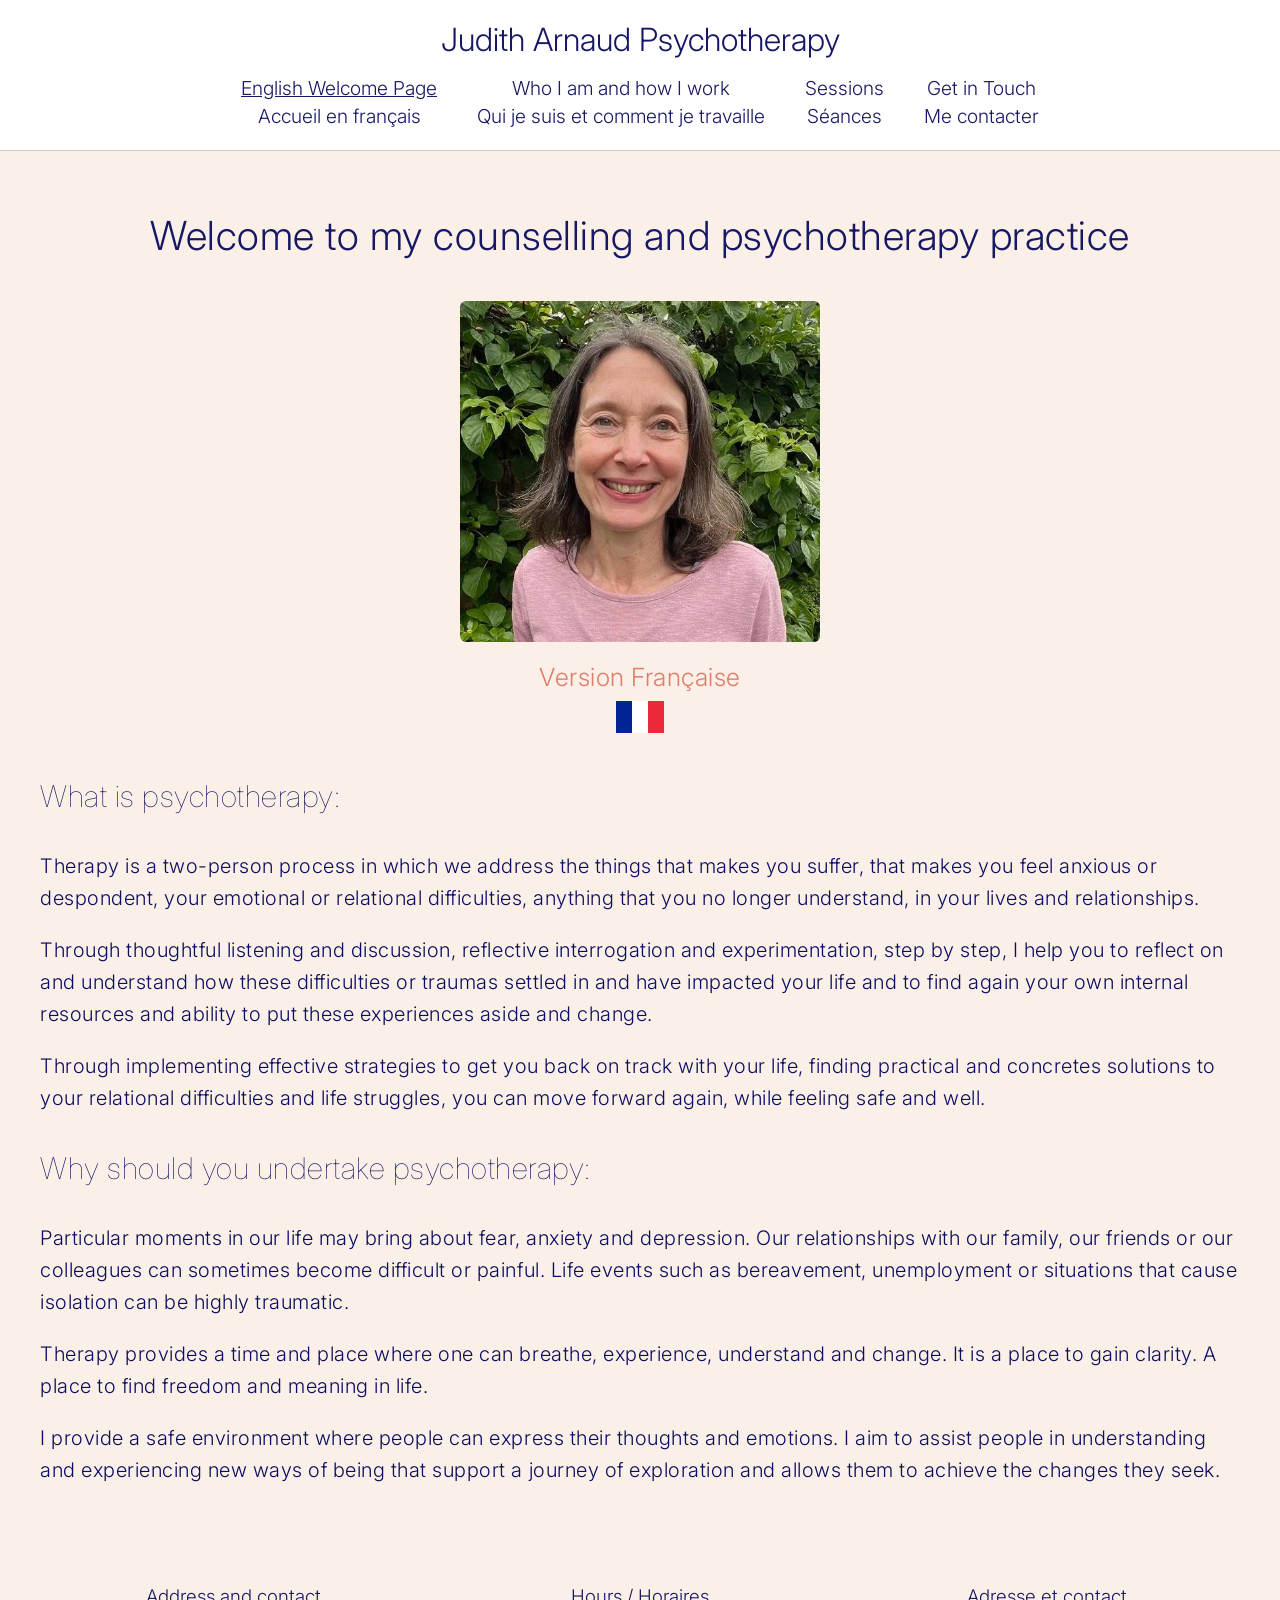
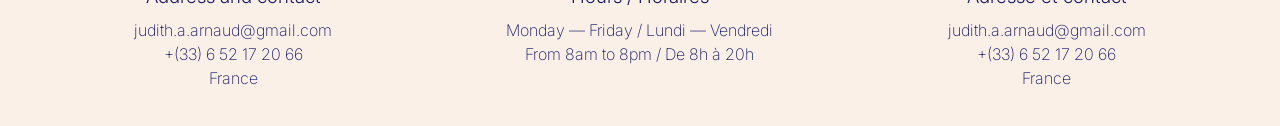
<file: index.html>
<!DOCTYPE html>
<html lang="en" translate="no">
  <head>
    <meta charset="utf-8" />
    <meta name="google" content="notranslate">
    <title>Redirecting…</title>
    <link rel="canonical" href="welcome.html" />
    <meta http-equiv="refresh" content="0; url=welcome.html" />
    <script>
      (function(){
        var target = 'welcome.html';
        if (location.pathname && /index\.html?$/.test(location.pathname)) {
          // stay relative at the same level
        }
        location.replace(target);
      })();
    </script>
  </head>
  <body>
    <p>If you are not redirected automatically, follow this <a href="welcome.html">link to the welcome page</a>.</p>
  </body>
</html>
</file>
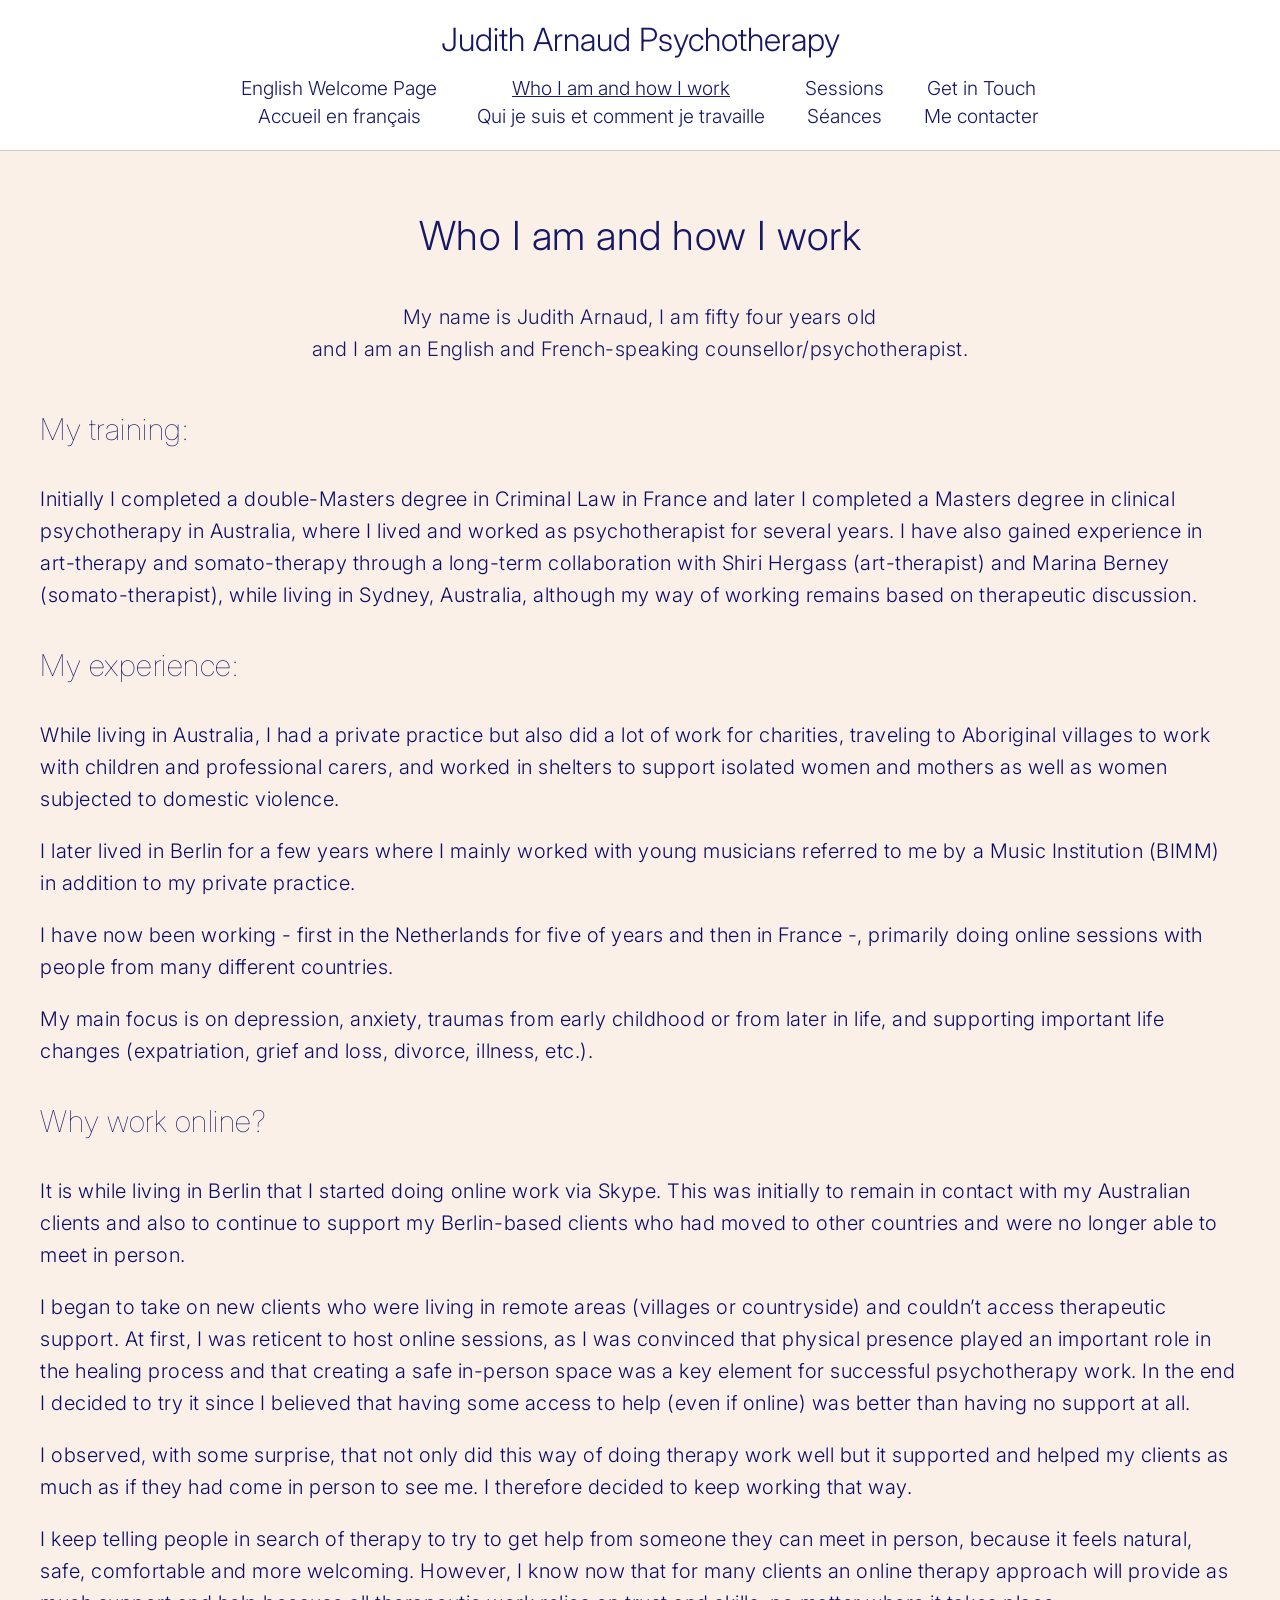
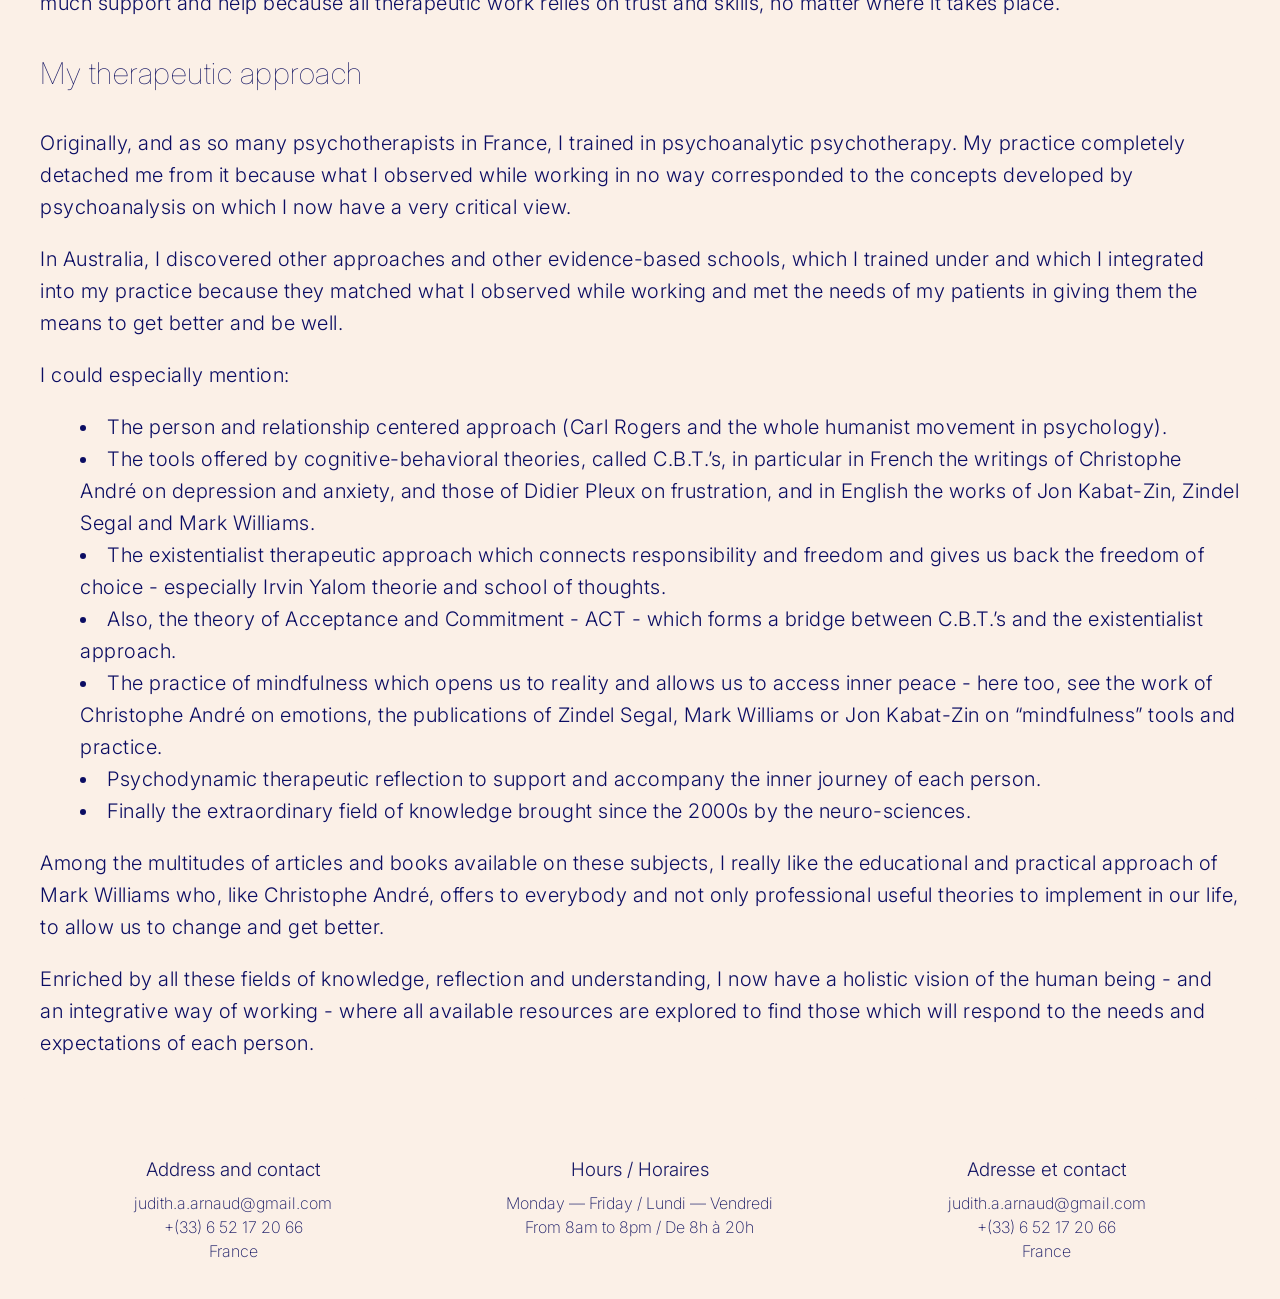
<file: about.html>
<!DOCTYPE html>
<html lang="en" translate="no">

<head>
  <meta charset="UTF-8">
  <meta name="google" content="notranslate">
  <title>About Judith Arnaud</title>
  <link rel="stylesheet" href="styles/site.css">
</head>

<body>
  <div id="site-header"></div>
  <script>
    (function(){
      const container = document.getElementById('site-header');
      fetch('header.html')
        .then(r => r.text())
        .then(html => {
          container.innerHTML = html;
          const path = location.pathname;
          let file = path.substring(path.lastIndexOf('/') + 1);
          if (!file) file = 'index.html';
          const links = container.querySelectorAll('nav a');
          links.forEach(a => {
            if (a.getAttribute('href') === file) a.classList.add('active');
          });
        });
    })();
  </script>

  <section>
    <h1>Who I am and how I work</h1>
    <h2>My name is Judith Arnaud, I am fifty four years old <br>and I am an English and French-speaking counsellor/psychotherapist.</h2>

    <h3>My training:</h3>
    <p>
      Initially I completed a double-Masters degree in Criminal Law in France and later I completed a Masters degree in
      clinical psychotherapy in Australia, where I lived and worked as psychotherapist for several years. I have also
      gained experience in art-therapy and somato-therapy through a long-term collaboration with Shiri Hergass
      (art-therapist) and Marina Berney (somato-therapist), while living in Sydney, Australia, although my way of
      working remains based on therapeutic discussion.
    </p>
    <h3>My experience:</h3>
    <p>
      While living in Australia, I had a private practice but also did a lot of work for charities, traveling to
      Aboriginal villages to work with children and professional carers, and worked in shelters to support isolated
      women and mothers as well as women subjected to domestic violence.
    </p>
    <p>
      I later lived in Berlin for a few years where I mainly worked with young musicians referred to me by a Music
      Institution (BIMM) in addition to my private practice.
    </p>
    <p>
      I have now been working - first in the Netherlands for five of years and then in France -, primarily doing online
      sessions with people from many different countries.
    </p>
    <p>
      My main focus is on depression, anxiety, traumas from early childhood or from later in life, and supporting
      important life changes (expatriation, grief and loss, divorce, illness, etc.).
    </p>
    <h3>Why work online?</h3>
    <p>
      It is while living in Berlin that I started doing online work via Skype. This was initially to remain in contact
      with my Australian clients and also to continue to support my Berlin-based clients who had moved to other
      countries and were no longer able to meet in person.
    </p>
    <p>
      I began to take on new clients who were living in remote areas (villages or countryside) and couldn’t access
      therapeutic support. At first, I was reticent to host online sessions, as I was convinced that physical presence
      played an important role in the healing process and that creating a safe in-person space was a key element for
      successful psychotherapy work. In the end I decided to try it since I believed that having some access to help
      (even if online) was better than having no support at all.
    </p>
    <p>
      I observed, with some surprise, that not only did this way of doing therapy work well but it supported and helped
      my clients as much as if they had come in person to see me. I therefore decided to keep working that way.
    </p>
    <p>
      I keep telling people in search of therapy to try to get help from someone they can meet in person, because it
      feels natural, safe, comfortable and more welcoming. However, I know now that for many clients an online therapy
      approach will provide as much support and help because all therapeutic work relies on trust and skills, no matter
      where it takes place.
    </p>
    <h3>My therapeutic approach</h3>
    <p>
      Originally, and as so many psychotherapists in France, I trained in psychoanalytic psychotherapy. My practice
      completely detached me from it because what I observed while working in no way corresponded to the concepts
      developed by psychoanalysis on which I now have a very critical view.
    </p>
    <p>
      In Australia, I discovered other approaches and other evidence-based schools, which I trained under and which I
      integrated into my practice because they matched what I observed while working and met the needs of my patients in
      giving them the means to get better and be well.
    </p>
    <p>I could especially mention:</p>
    <ul>
      <li>The person and relationship centered approach (Carl Rogers and the whole humanist movement in psychology).
      </li>
      <li>The tools offered by cognitive-behavioral theories, called C.B.T.’s, in particular in French the writings of
        Christophe André on depression and anxiety, and those of Didier Pleux on frustration, and in English the works
        of Jon Kabat-Zin, Zindel Segal and Mark Williams.</li>
      <li>The existentialist therapeutic approach which connects responsibility and freedom and gives us back the
        freedom of choice - especially Irvin Yalom theorie and school of thoughts.</li>
      <li>Also, the theory of Acceptance and Commitment - ACT - which forms a bridge between C.B.T.’s and the
        existentialist approach.</li>
      <li>The practice of mindfulness which opens us to reality and allows us to access inner peace - here too, see the
        work of Christophe André on emotions, the publications of Zindel Segal, Mark Williams or Jon Kabat-Zin on
        “mindfulness” tools and practice.</li>
      <li>Psychodynamic therapeutic reflection to support and accompany the inner journey of each person.</li>
      <li>Finally the extraordinary field of knowledge brought since the 2000s by the neuro-sciences.</li>
    </ul>
    <p>Among the multitudes of articles and books available on these subjects, I really like the educational and
      practical approach of Mark Williams who, like Christophe André, offers to everybody and not only professional
      useful theories to implement in our life, to allow us to change and get better.
    </p>
    <p>Enriched by all these fields of knowledge, reflection and understanding, I now have a holistic vision of the
      human
      being - and an integrative way of working - where all available resources are explored to find those which will
      respond to the needs and expectations of each person.</p>
  </section>
</body>

<div id="footer"></div>
<script>
  fetch("footer.html")
    .then(r => r.text())
    .then(html => document.getElementById("footer").innerHTML = html);
  </script>

</html>
</file>
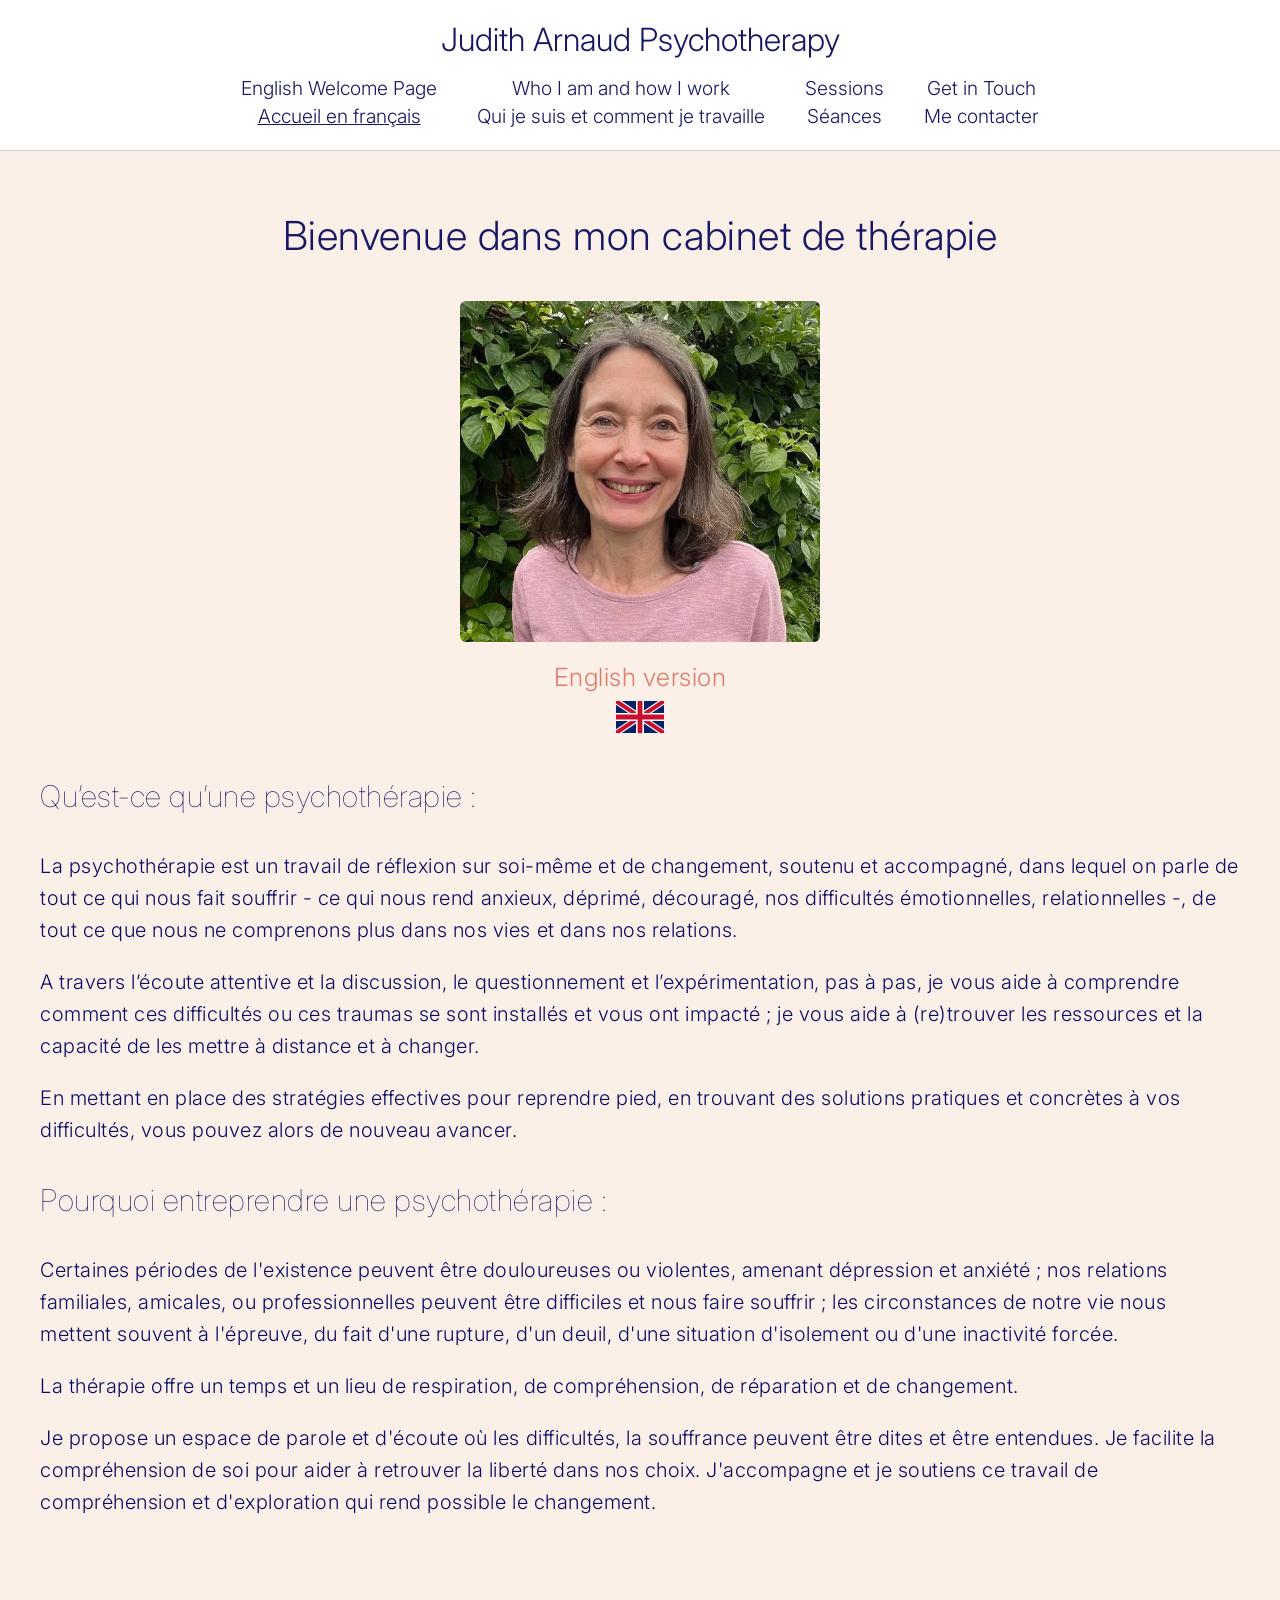
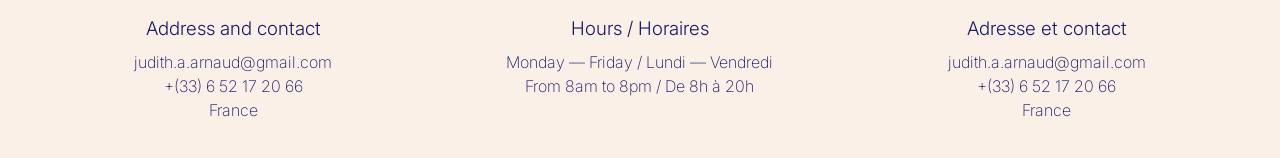
<file: bienvenue.html>
<!DOCTYPE html>
<html lang="fr" translate="no">
<head>
  <meta charset="UTF-8">
  <meta name="google" content="notranslate">
  <title>Bienvenue - Judith Arnaud thérapie</title>
  <link rel="stylesheet" href="styles/site.css">
</head>

<body>
  <div id="site-header"></div>
  <script>
    (function(){
      const container = document.getElementById('site-header');
      fetch('header.html')
        .then(r => r.text())
        .then(html => {
          container.innerHTML = html;
          const links = container.querySelectorAll('nav a');
          links.forEach(a => { if (a.getAttribute('href') === 'bienvenue.html') a.classList.add('active'); });
        });
    })();
  </script>


  <section>
    <h1>Bienvenue dans mon cabinet de thérapie</h1>

    <figure style="max-width: 360px; margin: 0 auto 1em auto;">
      <img src="images/judith.jpeg" alt="Judith Arnaud" style="width:100%; height:auto; display:block; border-radius:6px; object-fit:cover;">
    </figure>

    <div style="text-align:center; margin: 12px 0 24px;">
      <a href="welcome.html" style="color:#E07C6C; text-decoration:none; font-size:1.25em; display:inline-block;">
        English version
        <div style="margin-top:8px; display:flex; justify-content:center;">
          <svg width="48" height="32" viewBox="0 0 60 40" aria-label="UK flag" role="img" style="display:block;">
            <rect width="60" height="40" fill="#012169"/>
            <path d="M0 0 L60 40 M60 0 L0 40" stroke="#FFFFFF" stroke-width="8"/>
            <path d="M0 0 L60 40 M60 0 L0 40" stroke="#C8102E" stroke-width="5"/>
            <path d="M25 0 h10 v40 h-10z M0 15 h60 v10 H0z" fill="#FFFFFF"/>
            <path d="M27 0 h6 v40 h-6z M0 17 h60 v6 H0z" fill="#C8102E"/>
          </svg>
        </div>
      </a>
    </div>

    <h3>Qu’est-ce qu’une psychothérapie :</h3>

    <p>
    La psychothérapie est un travail de réflexion sur soi-même et de changement, soutenu et accompagné, dans lequel on parle de tout ce qui nous fait souffrir - ce qui nous rend anxieux, déprimé, découragé, nos difficultés émotionnelles, relationnelles -, de tout ce que nous ne comprenons plus dans nos vies et dans nos relations.
    </p>
    <p>
    A travers l’écoute attentive et la discussion, le questionnement et l’expérimentation, pas à pas, je vous aide à comprendre comment ces difficultés ou ces traumas se sont installés et vous ont impacté ; je vous aide à (re)trouver les ressources et la capacité de les mettre à distance et à changer.
    </p>
    <p>
    En mettant en place des stratégies effectives pour reprendre pied, en trouvant des solutions pratiques et concrètes à vos difficultés, vous pouvez alors de nouveau avancer.
    </p>

    <h3>Pourquoi entreprendre une psychothérapie :</h3>

    <p>
    Certaines périodes de l'existence peuvent être douloureuses ou violentes, amenant dépression et anxiété ; nos relations familiales, amicales, ou professionnelles peuvent être difficiles et nous faire souffrir ; les circonstances de notre vie nous mettent souvent à l'épreuve, du fait d'une rupture, d'un deuil, d'une situation d'isolement ou d'une inactivité forcée.
    </p>
    <p>
    La thérapie offre un temps et un lieu de respiration, de compréhension, de réparation et de changement.
    </p>
    <p>
    Je propose un espace de parole et d'écoute où les difficultés, la souffrance peuvent être dites et être entendues. Je facilite la compréhension de soi pour aider à retrouver la liberté dans nos choix. J'accompagne et je soutiens ce travail de compréhension et d'exploration qui rend possible le changement.
    </p>
  </section>

</body>

<div id="footer"></div>
<script>
  fetch("footer.html")
    .then(r => r.text())
    .then(html => document.getElementById("footer").innerHTML = html);
</script>

</html>
</file>
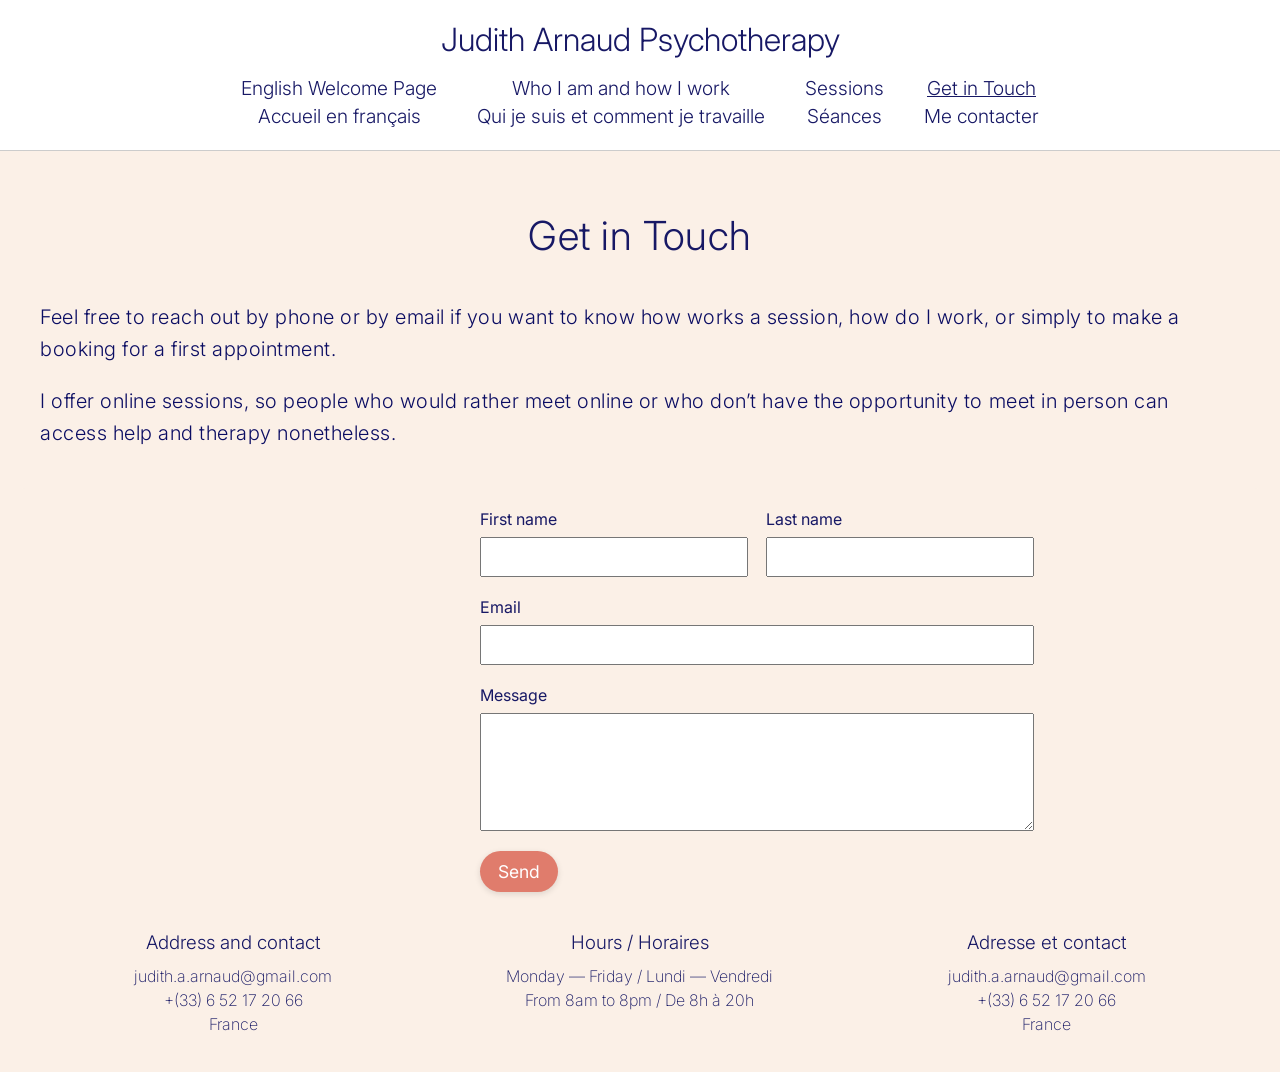
<file: contact.html>
<!DOCTYPE html>
<html lang="en" translate="no">

<head>
  <meta charset="UTF-8">
  <meta name="google" content="notranslate">
  <title>About Judith Arnaud</title>
  <link rel="stylesheet" href="styles/site.css">

</head>

<body>
  <div id="site-header"></div>
  <script>
    (function(){
      const container = document.getElementById('site-header');
      fetch('header.html')
        .then(r => r.text())
        .then(html => {
          container.innerHTML = html;
          const path = location.pathname;
          let file = path.substring(path.lastIndexOf('/') + 1);
          if (!file) file = 'index.html';
          const links = container.querySelectorAll('nav a');
          links.forEach(a => {
            if (a.getAttribute('href') === file) a.classList.add('active');
          });
        });
    })();
  </script>
  
  <section>
    <h1>Get in Touch</h1>
    <p>
      Feel free to reach out by phone or by email if you want to know how works a session, how do I work, or simply to make a booking for a first appointment.
    </p>
    <p>
      I offer online sessions, so people who would rather meet online or who don’t have the opportunity to meet in person can access help and therapy nonetheless.
    </p>
  </section>
  <main class="wrap">
    <form id="contactForm" action="https://formsubmit.co/ajax/judith.a.arnaud@gmail.com" method="POST" accept-charset="UTF-8">
      <!-- FormSubmit configuration -->
      <input type="hidden" name="_subject" value="New contact form message from judith-arnaud-online">
      <input type="hidden" name="_template" value="table">
      <!-- Honeypot field for bots -->
      <input type="text" name="_honey" style="display:none" tabindex="-1" autocomplete="off">
      <div class="form-grid">
        <div class="field">
          <label for="firstName">First name</label>
          <input type="text" id="firstName" name="first_name" required>
        </div>
        <div class="field">
          <label for="lastName">Last name</label>
          <input type="text" id="lastName" name="last_name" required>
        </div>
        <div class="field span-2">
          <label for="email">Email</label>
          <input type="email" id="email" name="email" required>
        </div>
        <div class="field span-2">
          <label for="message">Message</label>
          <textarea id="message" name="message" rows="5" required></textarea>
        </div>
      </div>

      <button type="submit" id="contactSubmit">Send</button>
      <p id="form-status">Thank you. Your message has been sent.</p>
    </form>
  </main>
  <!-- On first submission, FormSubmit will email a confirmation to activate sending -->
  <script>
    (function() {
      const form = document.getElementById('contactForm');
      const button = document.getElementById('contactSubmit');
      const status = document.getElementById('form-status');

      form.addEventListener('submit', async function(e) {
        e.preventDefault();
        status.style.display = 'none';
        const originalText = button.textContent;
        button.disabled = true;
        button.textContent = 'Sending…';

        try {
          const formData = new FormData(form);
          const res = await fetch(form.action, {
            method: 'POST',
            headers: { 'Accept': 'application/json' },
            body: formData
          });
          if (!res.ok) throw new Error('Network response was not ok');
          // Success
          form.reset();
          status.textContent = 'Thank you. Your message has been sent.';
          status.style.color = '#2e7d32';
          status.style.display = 'block';
        } catch (err) {
          status.textContent = 'Sorry, there was a problem sending your message. Please try again later or email directly: judith.a.arnaud@gmail.com';
          status.style.color = '#c62828';
          status.style.display = 'block';
        } finally {
          button.disabled = false;
          button.textContent = originalText;
        }
      });
    })();
  </script>
</body>

<div id="footer"></div>
<script>
  fetch("footer.html")
    .then(r => r.text())
    .then(html => document.getElementById("footer").innerHTML = html);
</script>

</html>
</file>
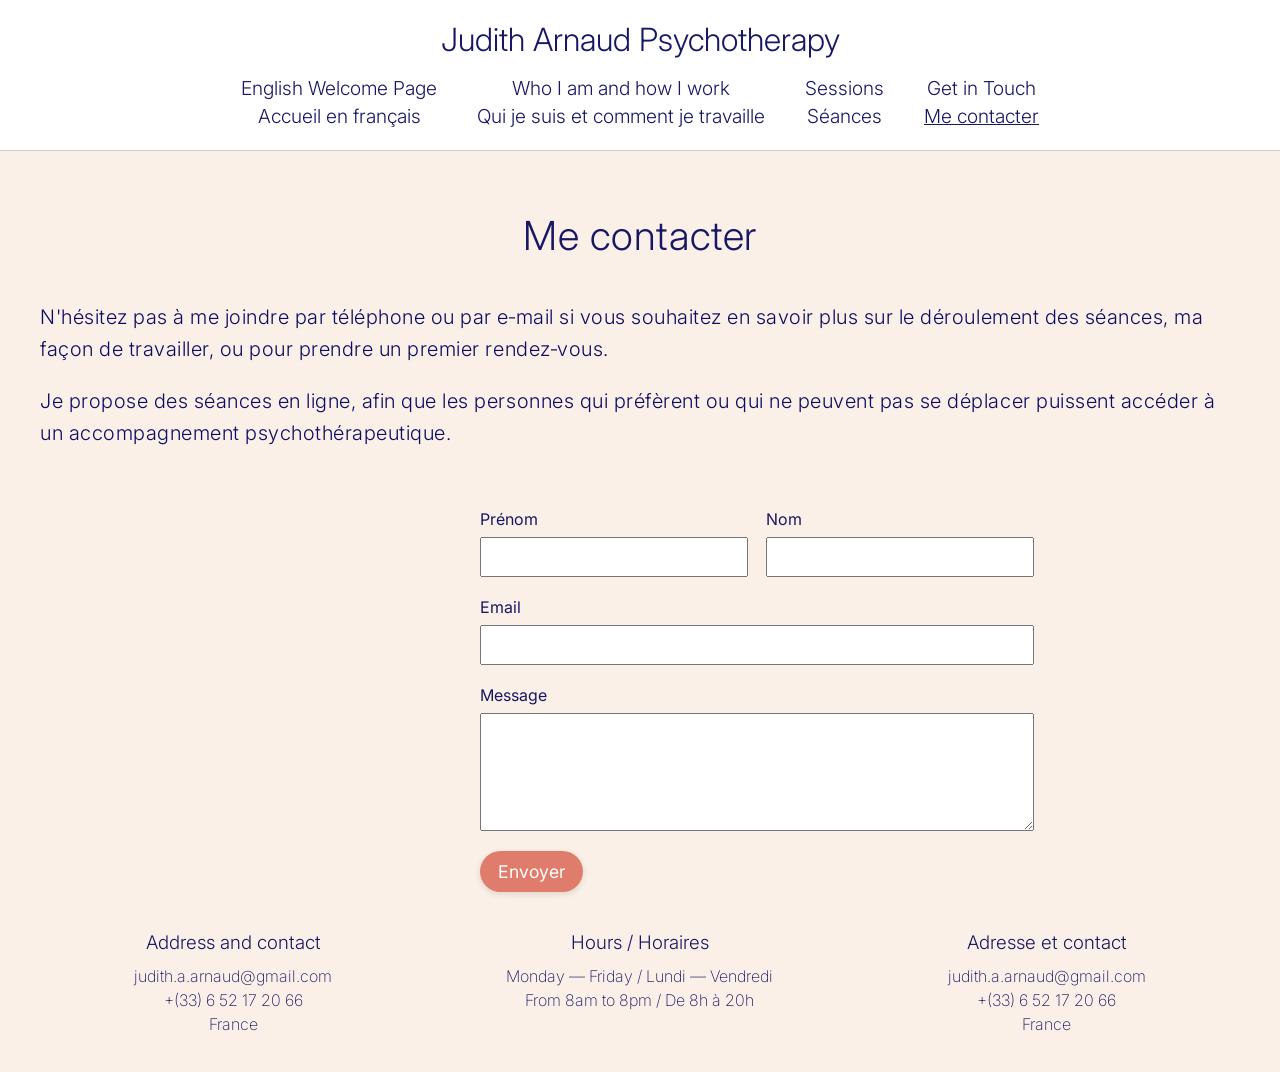
<file: me-contacter.html>
<!DOCTYPE html>
<html lang="fr" translate="no">
<head>
  <meta charset="UTF-8">
  <meta name="google" content="notranslate">
  <title>Me contacter</title>
  <link rel="stylesheet" href="styles/site.css">
</head>

<body>
  <div id="site-header"></div>
  <script>
    (function(){
      const container = document.getElementById('site-header');
      fetch('header.html')
        .then(r => r.text())
        .then(html => {
          container.innerHTML = html;
          const links = container.querySelectorAll('nav a');
          links.forEach(a => { if (a.getAttribute('href') === 'me-contacter.html') a.classList.add('active'); });
        });
    })();
  </script>

  <section>
    <h1>Me contacter</h1>
    <p>
      N'hésitez pas à me joindre par téléphone ou par e‑mail si vous souhaitez en savoir plus sur le déroulement des
      séances, ma façon de travailler, ou pour prendre un premier rendez‑vous.
    </p>
    <p>
      Je propose des séances en ligne, afin que les personnes qui préfèrent ou qui ne peuvent pas se déplacer puissent
      accéder à un accompagnement psychothérapeutique.
    </p>
  </section>

  <main class="wrap">
    <form id="contactForm" action="https://formsubmit.co/ajax/judith.a.arnaud@gmail.com" method="POST" accept-charset="UTF-8">
      <!-- Configuration FormSubmit -->
      <input type="hidden" name="_subject" value="Nouveau message (site FR)">
      <input type="hidden" name="_template" value="table">
      <!-- Champ anti‑robot (honeypot) -->
      <input type="text" name="_honey" style="display:none" tabindex="-1" autocomplete="off">
      <div class="form-grid">
        <div class="field">
          <label for="prenom">Prénom</label>
          <input type="text" id="prenom" name="prenom" required>
        </div>
        <div class="field">
          <label for="nom">Nom</label>
          <input type="text" id="nom" name="nom" required>
        </div>
        <div class="field span-2">
          <label for="email">Email</label>
          <input type="email" id="email" name="email" required>
        </div>
        <div class="field span-2">
          <label for="message">Message</label>
          <textarea id="message" name="message" rows="5" required></textarea>
        </div>
      </div>

      <button type="submit" id="contactSubmit">Envoyer</button>
      <p id="form-status"></p>
    </form>
  </main>

  <script>
    (function() {
      const form = document.getElementById('contactForm');
      const button = document.getElementById('contactSubmit');
      const status = document.getElementById('form-status');

      form.addEventListener('submit', async function(e) {
        e.preventDefault();
        status.style.display = 'none';
        const originalText = button.textContent;
        button.disabled = true;
        button.textContent = 'Envoi…';

        try {
          const formData = new FormData(form);
          const res = await fetch(form.action, {
            method: 'POST',
            headers: { 'Accept': 'application/json' },
            body: formData
          });
          if (!res.ok) throw new Error('Network response was not ok');
          form.reset();
          status.textContent = 'Merci. Votre message a été envoyé.';
          status.style.color = '#2e7d32';
          status.style.display = 'block';
        } catch (err) {
          status.textContent = "Désolé, l'envoi a échoué. Réessayez plus tard ou écrivez directement : judith.a.arnaud@gmail.com";
          status.style.color = '#c62828';
          status.style.display = 'block';
        } finally {
          button.disabled = false;
          button.textContent = originalText;
        }
      });
    })();
  </script>

</body>

<div id="footer"></div>
<script>
  fetch("footer.html")
    .then(r => r.text())
    .then(html => document.getElementById("footer").innerHTML = html);
</script>

</html>
</file>
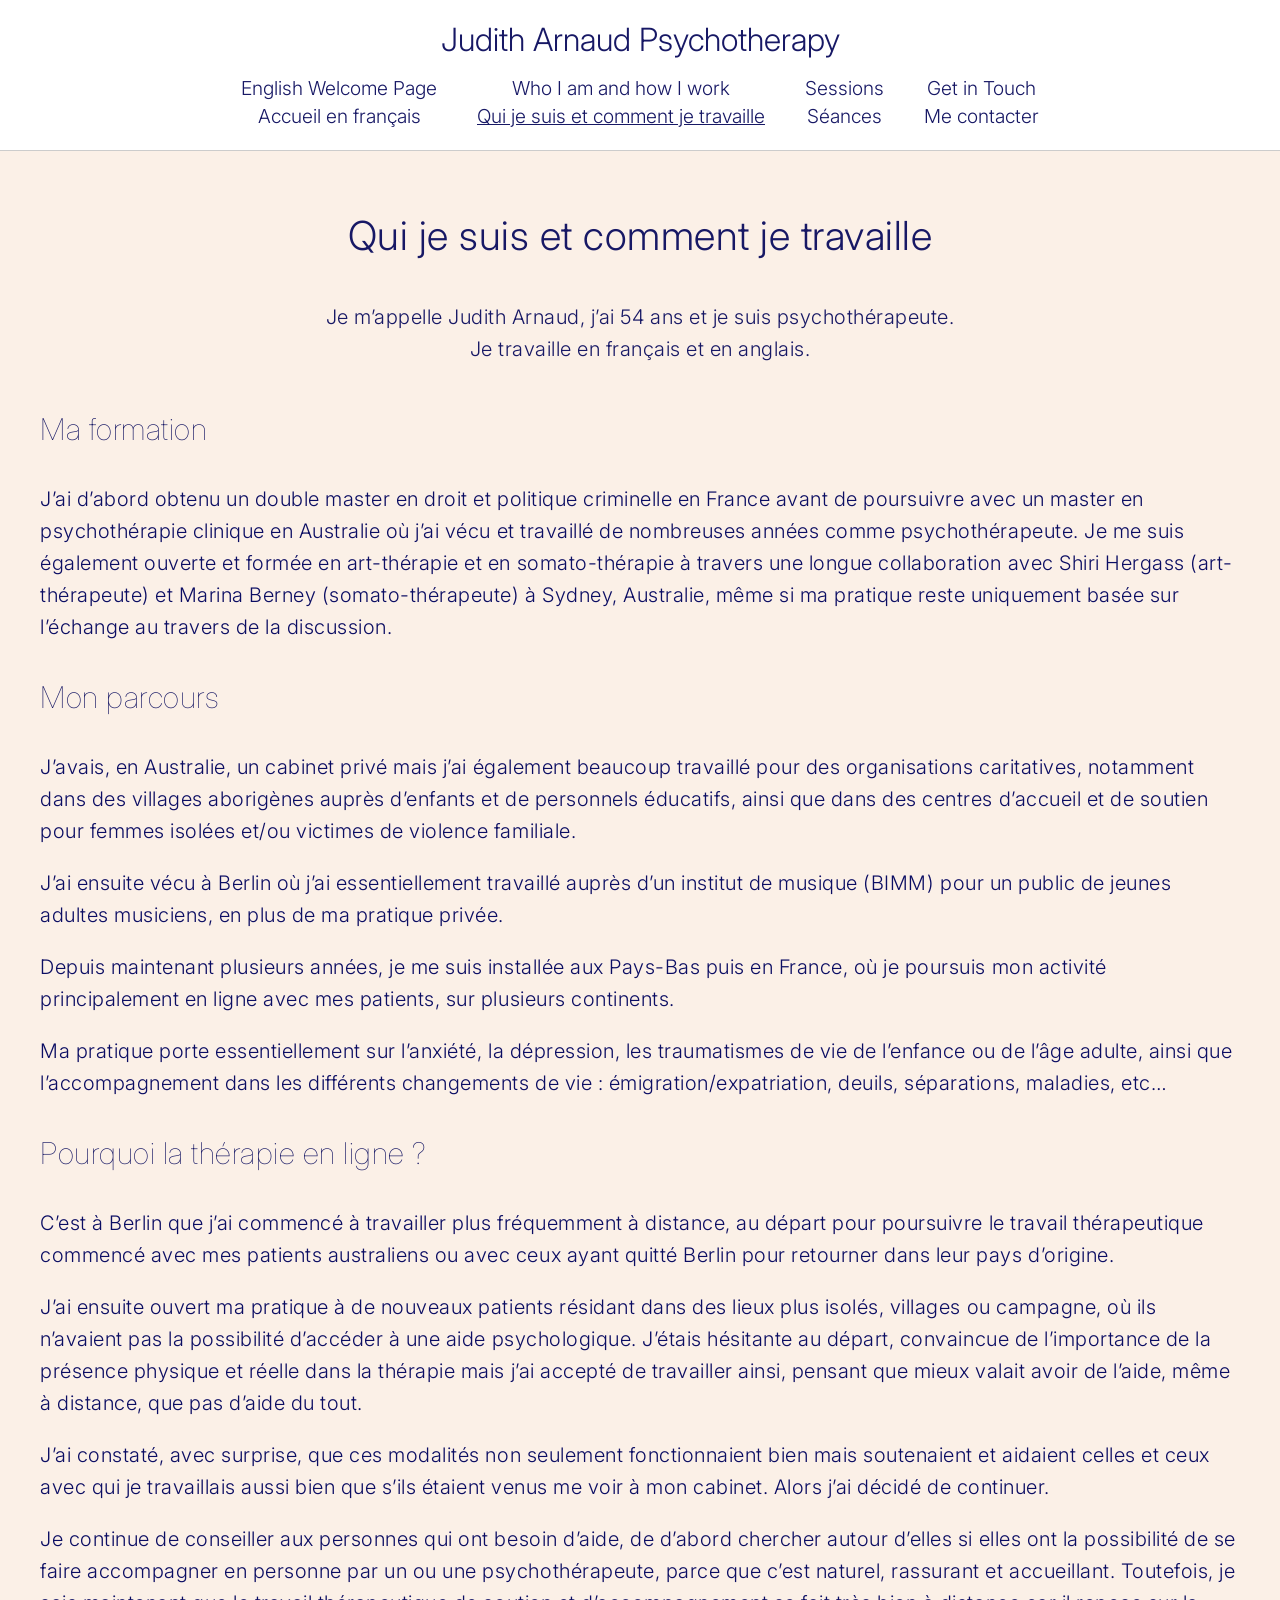
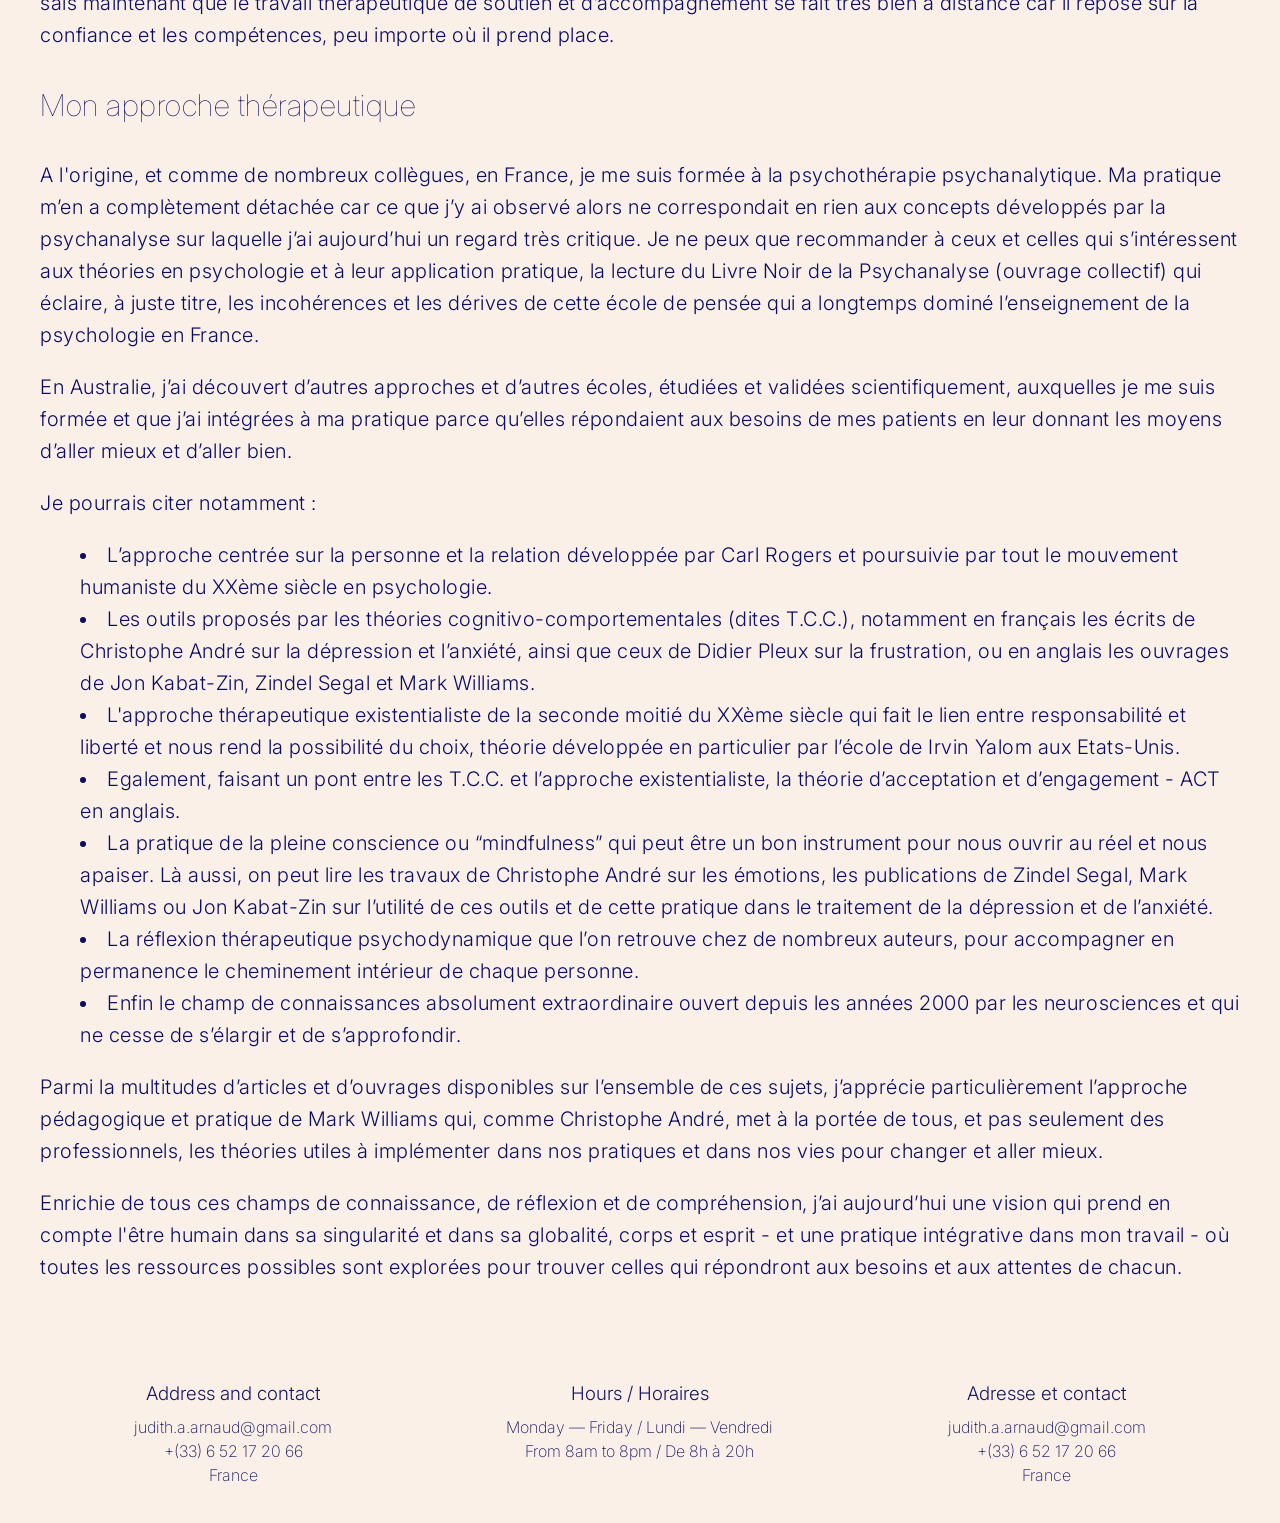
<file: qui-suis-je.html>
<!DOCTYPE html>
<html lang="fr" translate="no">

<head>
  <meta charset="UTF-8">
  <meta name="google" content="notranslate">
  <title>Qui je suis et comment je travaille</title>
  <link rel="stylesheet" href="styles/site.css">
</head>

<body>
  <div id="site-header"></div>
  <script>
    (function () {
      const container = document.getElementById('site-header');
      fetch('header.html')
        .then(r => r.text())
        .then(html => {
          container.innerHTML = html;
          const links = container.querySelectorAll('nav a');
          links.forEach(a => { if (a.getAttribute('href') === 'qui-suis-je.html') a.classList.add('active'); });
        });
    })();
  </script>


  <section>
    <h1>Qui je suis et comment je travaille</h1>
    <h2 class="centered">Je m’appelle Judith Arnaud, j’ai 54 ans et je suis psychothérapeute.<br> Je travaille en français et en anglais.
    </h2>

    <h3>Ma formation</h3>
    <p>J’ai d’abord obtenu un double master en droit et politique criminelle en France avant de poursuivre avec un
      master en psychothérapie clinique en Australie où j’ai vécu et travaillé de nombreuses années comme
      psychothérapeute. Je me suis également ouverte et formée en art-thérapie et en somato-thérapie à travers une
      longue collaboration avec Shiri Hergass (art-thérapeute) et Marina Berney (somato-thérapeute) à Sydney, Australie,
      même si ma pratique reste uniquement basée sur l’échange au travers de la discussion.</p>

    <h3>Mon parcours</h3>

    <p>J’avais, en Australie, un cabinet privé mais j’ai également beaucoup travaillé pour des organisations
      caritatives,
      notamment dans des villages aborigènes auprès d’enfants et de personnels éducatifs, ainsi que dans des centres
      d’accueil et de soutien pour femmes isolées et/ou victimes de violence familiale.</p>

    <p>J’ai ensuite vécu à Berlin où j’ai essentiellement travaillé auprès d’un institut de musique (BIMM) pour un
      public
      de jeunes adultes musiciens, en plus de ma pratique privée.</p>

    <p>Depuis maintenant plusieurs années, je me suis installée aux Pays-Bas puis en France, où je poursuis mon activité
      principalement en ligne avec mes patients, sur plusieurs continents.</p>

    <p>Ma pratique porte essentiellement sur l’anxiété, la dépression, les traumatismes de vie de l’enfance ou de l’âge
      adulte, ainsi que l’accompagnement dans les différents changements de vie : émigration/expatriation, deuils,
      séparations, maladies, etc…</p>

    <h3>Pourquoi la thérapie en ligne ?</h3>

    <p>C’est à Berlin que j’ai commencé à travailler plus fréquemment à distance, au départ pour poursuivre le travail
      thérapeutique commencé avec mes patients australiens ou avec ceux ayant quitté Berlin pour retourner dans leur
      pays
      d’origine.</p>

    <p>J’ai ensuite ouvert ma pratique à de nouveaux patients résidant dans des lieux plus isolés, villages ou campagne,
      où
      ils n’avaient pas la possibilité d’accéder à une aide psychologique. J’étais hésitante au départ, convaincue de
      l’importance de la présence physique et réelle dans la thérapie mais j’ai accepté de travailler ainsi, pensant que
      mieux valait avoir de l’aide, même à distance, que pas d’aide du tout.</p>

    <p>J’ai constaté, avec surprise, que ces modalités non seulement fonctionnaient bien mais soutenaient et aidaient
      celles et ceux avec qui je travaillais aussi bien que s’ils étaient venus me voir à mon cabinet. Alors j’ai décidé
      de continuer.</p>

    <p>Je continue de conseiller aux personnes qui ont besoin d’aide, de d’abord chercher autour d’elles si elles ont la
      possibilité de se faire accompagner en personne par un ou une psychothérapeute, parce que c’est naturel, rassurant
      et accueillant. Toutefois, je sais maintenant que le travail thérapeutique de soutien et d’accompagnement se fait
      très bien à distance car il repose sur la confiance et les compétences, peu importe où il prend place.</p>

    <h3>Mon approche thérapeutique</h3>

    <p>A l'origine, et comme de nombreux collègues, en France, je me suis formée à la psychothérapie psychanalytique. Ma
      pratique m’en a complètement détachée car ce que j’y ai observé alors ne correspondait en rien aux concepts
      développés par la psychanalyse sur laquelle j’ai aujourd’hui un regard très critique. Je ne peux que recommander à
      ceux et celles qui s’intéressent aux théories en psychologie et à leur application pratique, la lecture du Livre
      Noir de la Psychanalyse (ouvrage collectif) qui éclaire, à juste titre, les incohérences et les dérives de cette
      école de pensée qui a longtemps dominé l’enseignement de la psychologie en France.</p>

    <p>En Australie, j’ai découvert d’autres approches et d’autres écoles, étudiées et validées scientifiquement,
      auxquelles je me suis formée et que j’ai intégrées à ma pratique parce qu’elles répondaient aux besoins de mes
      patients en leur donnant les moyens d’aller mieux et d’aller bien.</p>

    <p>Je pourrais citer notamment : </p>
    <ul>
      <li>L’approche centrée sur la personne et la relation développée par Carl Rogers et poursuivie par tout le
        mouvement
        humaniste du XXème siècle en psychologie.
      <li>Les outils proposés par les théories cognitivo-comportementales (dites T.C.C.), notamment en français les
        écrits de
        Christophe André sur la dépression et l’anxiété, ainsi que ceux de Didier Pleux sur la frustration, ou en
        anglais
        les ouvrages de Jon Kabat-Zin, Zindel Segal et Mark Williams.</li>
      <li>L'approche thérapeutique existentialiste de la seconde moitié du XXème siècle qui fait le lien entre
        responsabilité
        et liberté et nous rend la possibilité du choix, théorie développée en particulier par l’école de Irvin Yalom
        aux
        Etats-Unis.</li>
      <li>Egalement, faisant un pont entre les T.C.C. et l’approche existentialiste, la théorie d’acceptation et
        d’engagement
        - ACT en anglais.</li>
      <li>La pratique de la pleine conscience ou “mindfulness” qui peut être un bon instrument pour nous ouvrir au réel
        et
        nous apaiser. Là aussi, on peut lire les travaux de Christophe André sur les émotions, les publications de
        Zindel
        Segal, Mark Williams ou Jon Kabat-Zin sur l’utilité de ces outils et de cette pratique dans le traitement de la
        dépression et de l’anxiété.</li>
      <li>La réflexion thérapeutique psychodynamique que l’on retrouve chez de nombreux auteurs, pour accompagner en
        permanence le cheminement intérieur de chaque personne.</li>
      <li>Enfin le champ de connaissances absolument extraordinaire ouvert depuis les années 2000 par les neurosciences
        et qui
        ne cesse de s’élargir et de s’approfondir.</li>
    </ul>

    <p>Parmi la multitudes d’articles et d’ouvrages disponibles sur l’ensemble de ces sujets, j’apprécie
      particulièrement
      l’approche pédagogique et pratique de Mark Williams qui, comme Christophe André, met à la portée de tous, et pas
      seulement des professionnels, les théories utiles à implémenter dans nos pratiques et dans nos vies pour changer
      et
      aller mieux.</p>

    <p>Enrichie de tous ces champs de connaissance, de réflexion et de compréhension, j’ai aujourd’hui une vision qui
      prend
      en compte l'être humain dans sa singularité et dans sa globalité, corps et esprit - et une pratique intégrative
      dans
      mon travail - où toutes les ressources possibles sont explorées pour trouver celles qui répondront aux besoins et
      aux attentes de chacun.</p>

  </section>

</body>

<div id="footer"></div>
<script>
  fetch("footer.html")
    .then(r => r.text())
    .then(html => document.getElementById("footer").innerHTML = html);
</script>

</html>
</file>
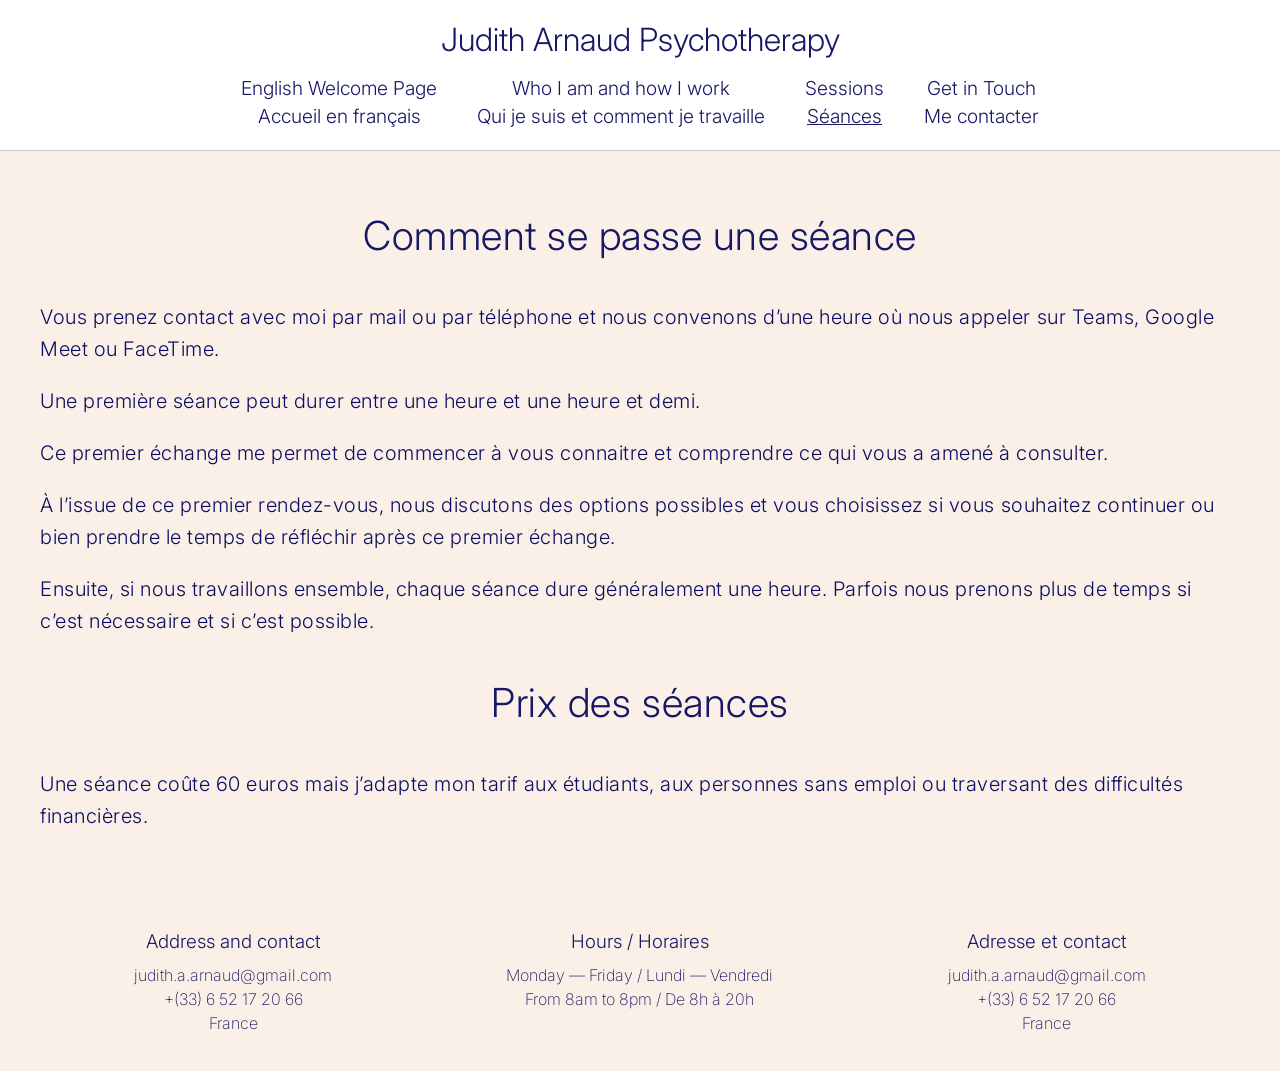
<file: seances.html>
<!DOCTYPE html>
<html lang="fr" translate="no">
<head>
  <meta charset="UTF-8">
  <meta name="google" content="notranslate">
  <title>Séances</title>
  <link rel="stylesheet" href="styles/site.css">
</head>

<body>
  <div id="site-header"></div>
  <script>
    (function(){
      const container = document.getElementById('site-header');
      fetch('header.html')
        .then(r => r.text())
        .then(html => {
          container.innerHTML = html;
          const links = container.querySelectorAll('nav a');
          links.forEach(a => { if (a.getAttribute('href') === 'seances.html') a.classList.add('active'); });
        });
    })();
  </script>


  <section>
    <h1>Comment se passe une séance </h1>

    <p>
    Vous prenez contact avec moi par mail ou par téléphone et nous convenons d’une heure où nous appeler sur Teams, Google Meet ou FaceTime.
    </p>
    <p>
    Une première séance peut durer entre une heure et une heure et demi.
    </p>
    <p>
    Ce premier échange me permet de commencer à vous connaitre et comprendre ce qui vous a amené à consulter.
    </p>
    <p>
    À l’issue de ce premier rendez-vous, nous discutons des options possibles et vous choisissez si vous souhaitez continuer ou bien prendre le temps de réfléchir après ce premier échange.
    </p>
    <p>
    Ensuite, si nous travaillons ensemble, chaque séance dure généralement une heure. Parfois nous prenons plus de temps si c’est nécessaire et si c’est possible.
    </p>

    <h1>Prix des séances</h1>
    <p>
      Une séance coûte 60 euros mais j’adapte mon tarif aux étudiants, aux personnes sans emploi ou traversant des difficultés financières.
    </p>
  </section>

</body>

<div id="footer"></div>
<script>
  fetch("footer.html")
    .then(r => r.text())
    .then(html => document.getElementById("footer").innerHTML = html);
  </script>

</html>
</file>
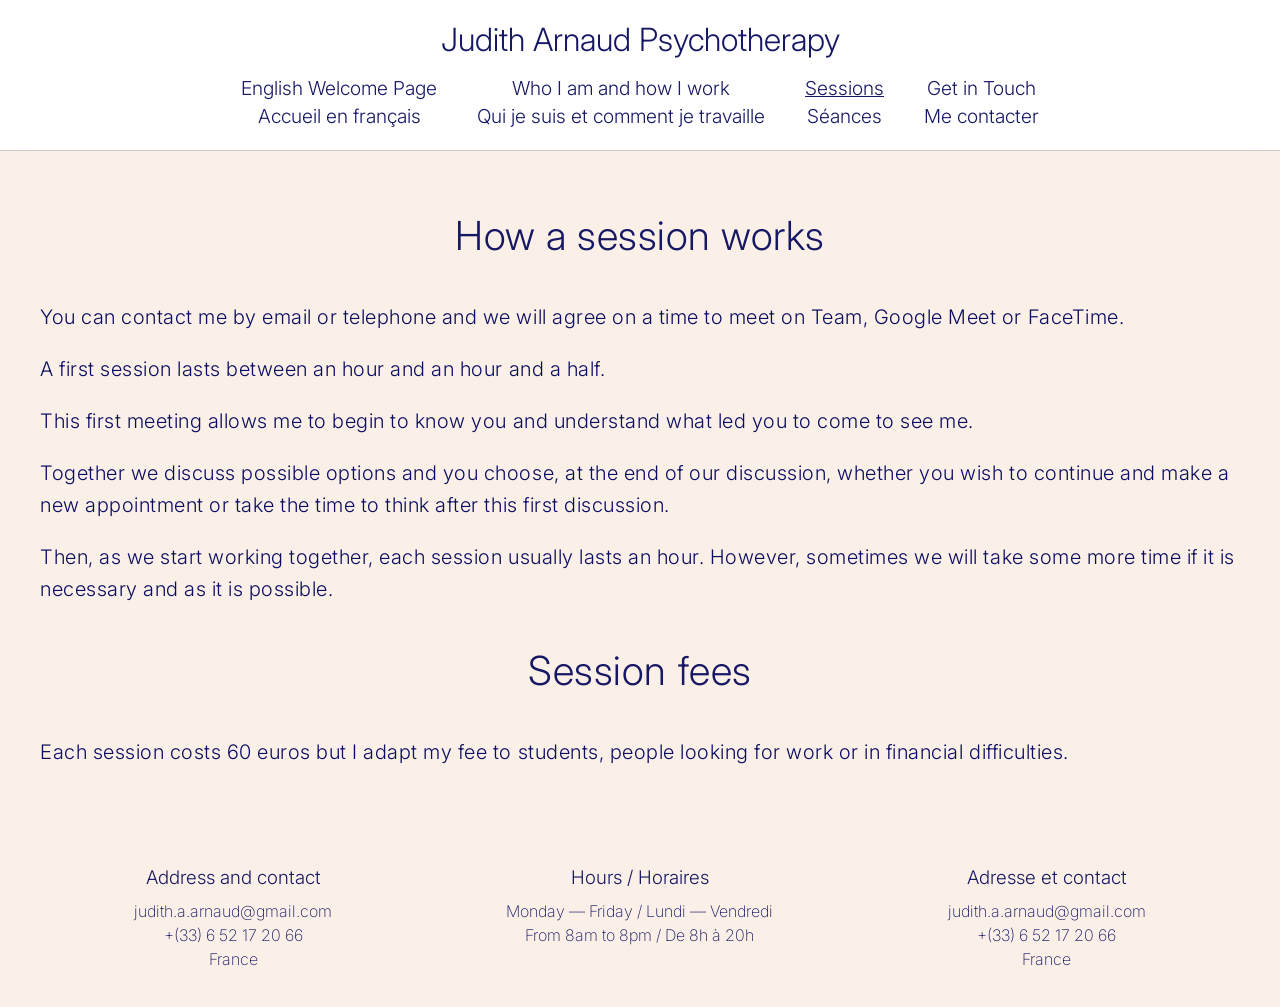
<file: services.html>
<!DOCTYPE html>
<html lang="en" translate="no">
<head>
  <meta charset="UTF-8">
  <meta name="google" content="notranslate">
  <title>Sessions</title>
  <link rel="stylesheet" href="styles/site.css">
</head>

<body>
  <div id="site-header"></div>
  <script>
    (function(){
      const container = document.getElementById('site-header');
      fetch('header.html')
        .then(r => r.text())
        .then(html => {
          container.innerHTML = html;
          const links = container.querySelectorAll('nav a');
          links.forEach(a => { if (a.getAttribute('href') === 'services.html') a.classList.add('active'); });
        });
    })();
  </script>


  <section>
    <h1>How a session works</h1>

    <p>
    You can contact me by email or telephone and we will agree on a time to meet on Team, Google Meet or FaceTime.
    </p>
    <p>
    A first session lasts between an hour and an hour and a half.
    </p>
    <p>
    This first meeting allows me to begin to know you and understand what led you to come to see me.
    </p>
    <p>
      Together we discuss possible options and you choose, at the end of our discussion, whether you wish to continue and make a new appointment or take the time to think after this first discussion.
    </p>
    <p>
      Then, as we start working together, each session usually lasts an hour. However, sometimes we will take some more time if it is necessary and as it is possible.
    </p>

    <h1>Session fees</h1>
    <p>
      Each session costs 60 euros but I adapt my fee to students, people looking for work or in financial difficulties.
    </p>
  </section>

</body>

<div id="footer"></div>
<script>
  fetch("footer.html")
    .then(r => r.text())
    .then(html => document.getElementById("footer").innerHTML = html);
</script>

</html>
</file>
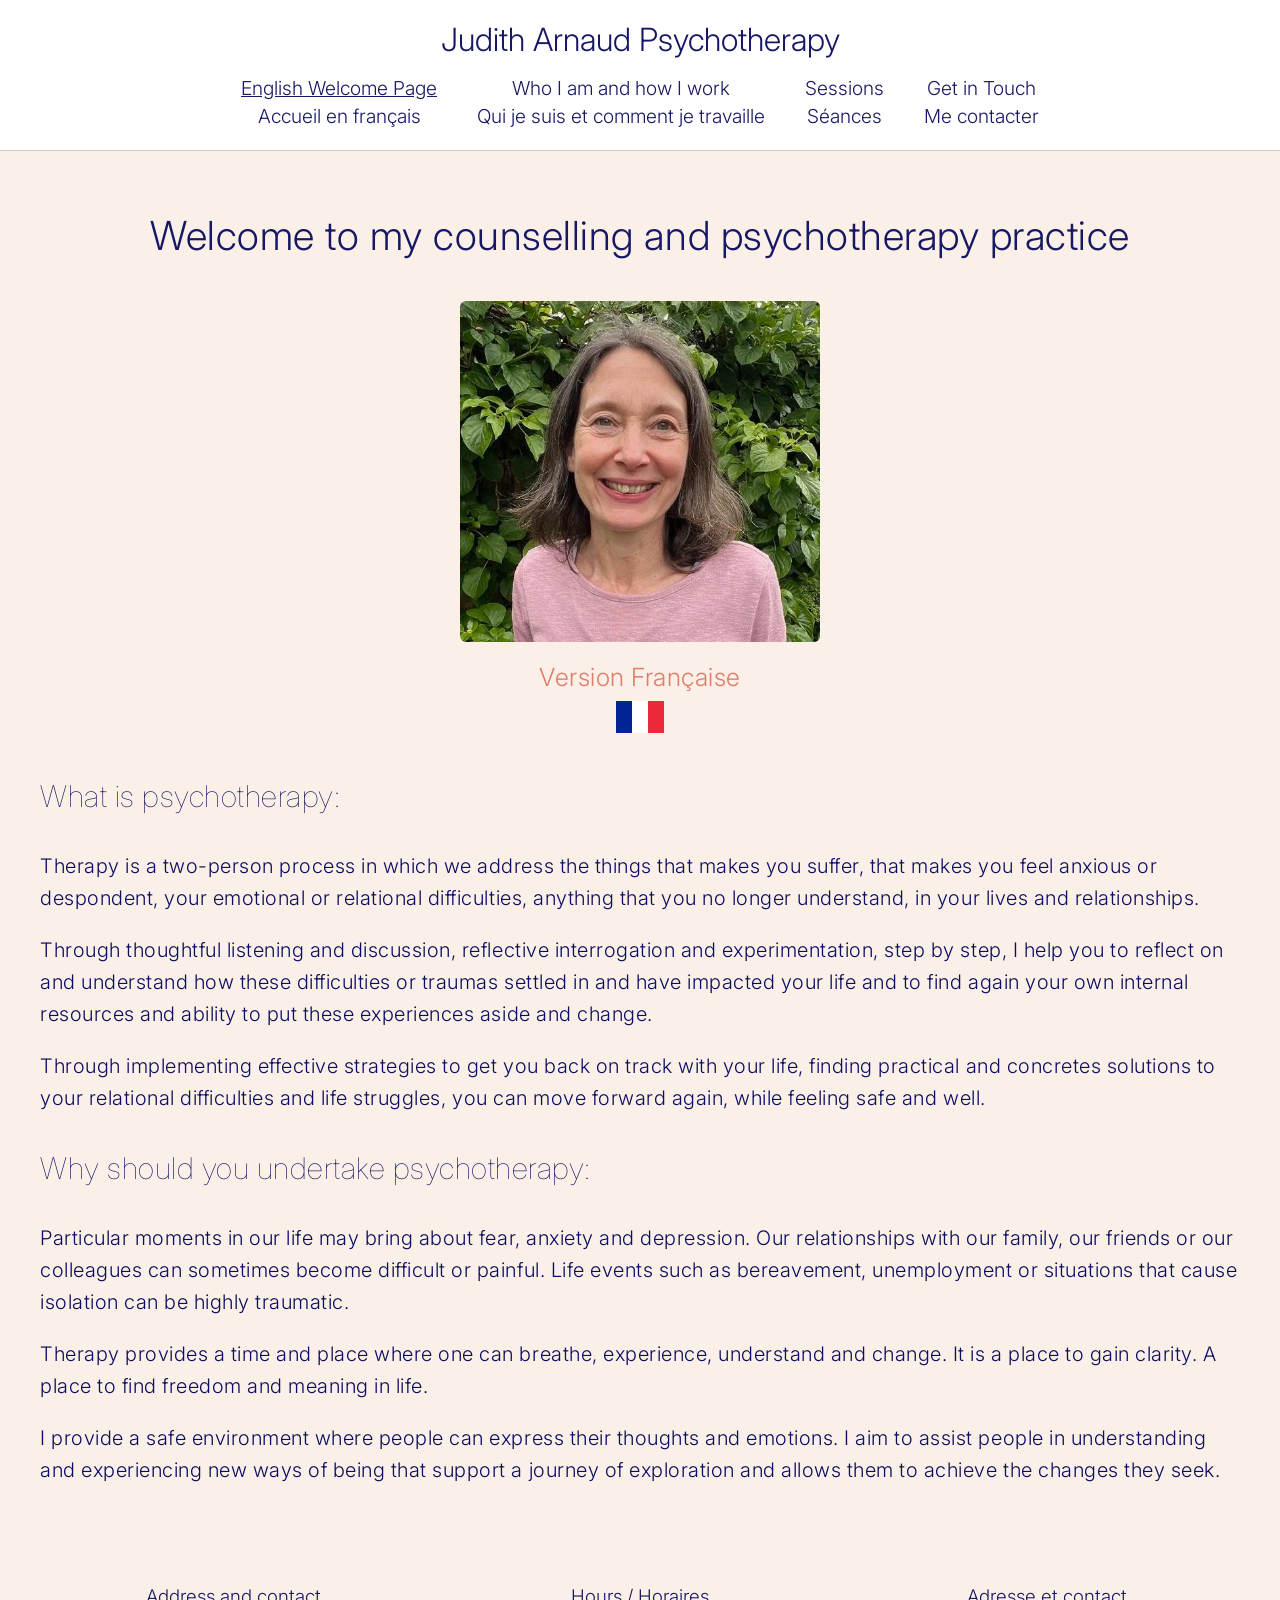
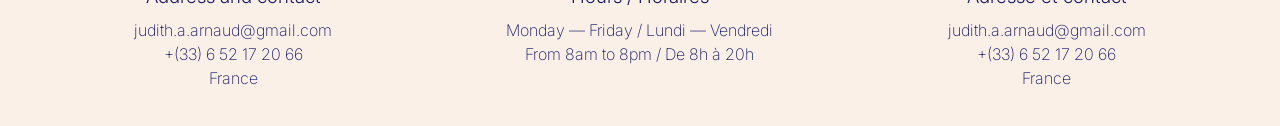
<file: welcome.html>
<!DOCTYPE html>
<html lang="en" translate="no">

<head>
  <meta charset="UTF-8">
  <meta name="google" content="notranslate">
  <title>Welcome - Judith Arnaud Psychotherapy</title>
  <link rel="stylesheet" href="styles/site.css">
</head>

<body>
  <div id="site-header"></div>
  <script>
    (function(){
      const container = document.getElementById('site-header');
      fetch('header.html')
        .then(r => r.text())
        .then(html => {
          container.innerHTML = html;
          const path = location.pathname;
          let file = path.substring(path.lastIndexOf('/') + 1);
          if (!file) file = 'index.html';
          const links = container.querySelectorAll('nav a');
          links.forEach(a => {
            if (a.getAttribute('href') === file) a.classList.add('active');
          });
        });
    })();
  </script>
  

  <section>
    <h1>Welcome to my counselling and psychotherapy practice</h1>

    <figure style="max-width: 360px; margin: 0 auto 1em auto;">
      <img src="images/judith.jpeg"
           alt="Judith Arnaud"
           style="width:100%; height:auto; display:block; border-radius:6px; object-fit:cover;">
    </figure>

    <div style="text-align:center; margin: 12px 0 24px;">
      <a href="bienvenue.html" style="color:#E07C6C; text-decoration:none; font-size:1.25em; display:inline-block;">
        Version Française
        <div style="margin-top:8px; display:flex; justify-content:center;">
          <svg width="48" height="32" viewBox="0 0 3 2" aria-label="Drapeau français" role="img" style="display:block;">
            <rect width="1" height="2" x="0" y="0" fill="#002395"/>
            <rect width="1" height="2" x="1" y="0" fill="#ffffff"/>
            <rect width="1" height="2" x="2" y="0" fill="#ED2939"/>
          </svg>
        </div>
      </a>
    </div>

    <h3>What is psychotherapy:</h3>
    <p>
      Therapy is a two-person process in which we address the things that makes you suffer, that makes you feel anxious
      or despondent, your emotional or relational difficulties, anything that you no longer understand, in your lives
      and relationships.
    </p>
    <p>
      Through thoughtful listening and discussion, reflective interrogation and experimentation, step by step, I help
      you to reflect on and understand how these difficulties or traumas settled in and have impacted your life and to
      find again your own internal resources and ability to put these experiences aside and change.
    </p>
    <p>
      Through implementing effective strategies to get you back on track with your life, finding practical and
      concretes solutions to your relational difficulties and life struggles, you can move forward again, while feeling
      safe and well.
    </p>

    <h3>Why should you undertake psychotherapy:</h3>
    <p>
      Particular moments in our life may bring about fear, anxiety and depression. Our relationships with our family,
      our friends or our colleagues can sometimes become difficult or painful. Life events such as bereavement,
      unemployment or situations that cause isolation can be highly traumatic.
    </p>
    <p>
      Therapy provides a time and place where one can breathe, experience, understand and change. It is a place to gain
      clarity. A place to find freedom and meaning in life.
    </p>
    <p>
      I provide a safe environment where people can express their thoughts and emotions. I aim to assist people in
      understanding and experiencing new ways of being that support a journey of exploration and allows them to achieve
      the changes they seek.
    </p>
  </section>

</body>

<div id="footer"></div>
<script>
  fetch("footer.html")
    .then(r => r.text())
    .then(html => document.getElementById("footer").innerHTML = html);
</script>

</html>
</file>
<file: styles/site.css>
@import url('https://fonts.googleapis.com/css2?family=Inter:wght@300;400;700&display=swap');

body {
  font-family: 'Inter', system-ui, -apple-system, 'Segoe UI', Roboto, 'Helvetica Neue', Arial, sans-serif;
  font-weight: 300;
  margin: 0;
  background: #FBF0E7;
  color: #171865;
}

/* Header & Menu */
header {
  text-align: center;
  padding: 20px;
  background: #fff;
  border-bottom: 1px solid #ccc;
}

header h1 {
  text-align: center;
  font-size: 2em;
  margin: 0 0 15px 0;
  font-family: 'Inter', system-ui, -apple-system, 'Segoe UI', Roboto, 'Helvetica Neue', Arial, sans-serif;
  font-weight: 300;
  color: #171865;
}

nav {
  display: flex;
  justify-content: center;
  flex-wrap: wrap;
  gap: 40px;
  font-size: 1.2em;
}

nav div {
  display: flex;
  flex-direction: column;
  align-items: center;
}

nav a {
  text-decoration: none;
  color: #171865;
  margin: 2px 0;
}

nav a.active {
  text-decoration: underline;
}

/* Headings */
h1, h2, h3 {
  color: #171865;
  text-align: left;
}

/* Main content */
section {
  background: #FBF0E7;
  color: rgb(11, 13, 99);
  padding: 20px;
  border-radius: 5px;
  box-shadow: none;
  max-width: 1200px;
  margin: 0 auto 1em auto;
  text-align: left;
  font-family: 'Inter', system-ui, -apple-system, 'Segoe UI', Roboto, 'Helvetica Neue', Arial, sans-serif;
  font-weight: 300;
  font-size: 20px;
  font-style: normal;
  letter-spacing: 0.51px;
  line-height: 31.4px;
  text-decoration-thickness: auto;
  text-size-adjust: 100%;
  text-transform: none;
}

/* Reveal-on-scroll animation removed */

section h1 {
  font-weight: 300;
  font-size: 40px;
  text-align: center;
  line-height: 1.6;
}

section h2 {
  font-weight: 300;
  font-size: 20px;
  font-style: normal;
  text-align: center;
  line-height: 1.6;
  margin-bottom: 40px;
}

section h3 {
  text-align: left;
  line-height: 1.6;
  font-weight: 100;
  font-size: 30px;
}

section p,
section ul,
section li {
  text-align: left;
  line-height: 1.6;
}

section ul {
  list-style-position: inside;
}

/* Footer (3 columns) */
footer {
  display: grid;
  grid-template-columns: repeat(3, 1fr);
  gap: 20px;
  background: #FBF0E7;
  color: #171865;
  max-width: 1200px;
  margin: 0 auto 1em auto;
  padding: 20px;
  border-top: none;
  text-align: center;
  font-family: 'Inter', system-ui, -apple-system, 'Segoe UI', Roboto, 'Helvetica Neue', Arial, sans-serif;
  font-weight: 200;
}

footer h3 {
  margin-bottom: 10px;
  font-weight: 300;
}

footer div {
  display: flex;
  flex-direction: column;
  align-items: center;
  justify-content: flex-start;
}

footer p {
  margin: 0;
  line-height: 1.5;
  text-align: center;
}

/* Contact form */
#contactForm {
  display: flex;
  flex-direction: column;
  max-width: 320px;
  margin: 0 auto;
  font-family: 'Inter', system-ui, -apple-system, 'Segoe UI', Roboto, 'Helvetica Neue', Arial, sans-serif;
}

#contactForm label {
  margin-bottom: 0.5em;
  font-weight: normal;
  font-family: 'Inter', system-ui, -apple-system, 'Segoe UI', Roboto, 'Helvetica Neue', Arial, sans-serif;
}

#contactForm input,
#contactForm textarea {
  margin-bottom: 0.5em;
  padding: 0.5em;
  font-size: 1em;
  font-family: 'Inter', system-ui, -apple-system, 'Segoe UI', Roboto, 'Helvetica Neue', Arial, sans-serif;
}

/* Two-column grid for form fields */
#contactForm .form-grid {
  display: grid;
  grid-template-columns: 1fr 1fr;
  column-gap: 18px;
  row-gap: 12px;
}

#contactForm .field {
  display: flex;
  flex-direction: column;
}

/* Span both columns */
#contactForm .span-2 {
  grid-column: 1 / -1;
}

@media (max-width: 600px) {
  #contactForm .form-grid {
    grid-template-columns: 1fr;
  }
}

#contactForm button {
  background: #E07C6C;
  color: #ffffff;
  border: none;
  padding: 10px 18px;
  font-size: 1.1em;
  cursor: pointer;
  font-family: 'Inter', system-ui, -apple-system, 'Segoe UI', Roboto, 'Helvetica Neue', Arial, sans-serif;
  border-radius: 9999px;
  box-shadow: 0 2px 6px rgba(0, 0, 0, 0.12);
  transition: background-color 0.2s ease, box-shadow 0.2s ease, transform 0.05s ease, opacity 0.2s ease;
  align-self: flex-start;
  width: auto;
  margin-top: 12px;
}

#contactForm button:hover {
  box-shadow: 0 4px 10px rgba(0, 0, 0, 0.16);
}

#contactForm button:active {
  transform: translateY(1px);
}

#contactForm button:disabled {
  opacity: 0.6;
  cursor: not-allowed;
}

#form-status {
  display: none;
  margin-top: 0.5em;
}

/* Responsive: stack footer columns on small screens */
@media (max-width: 768px) {
  footer {
    grid-template-columns: 1fr;
  }
}
</file>
